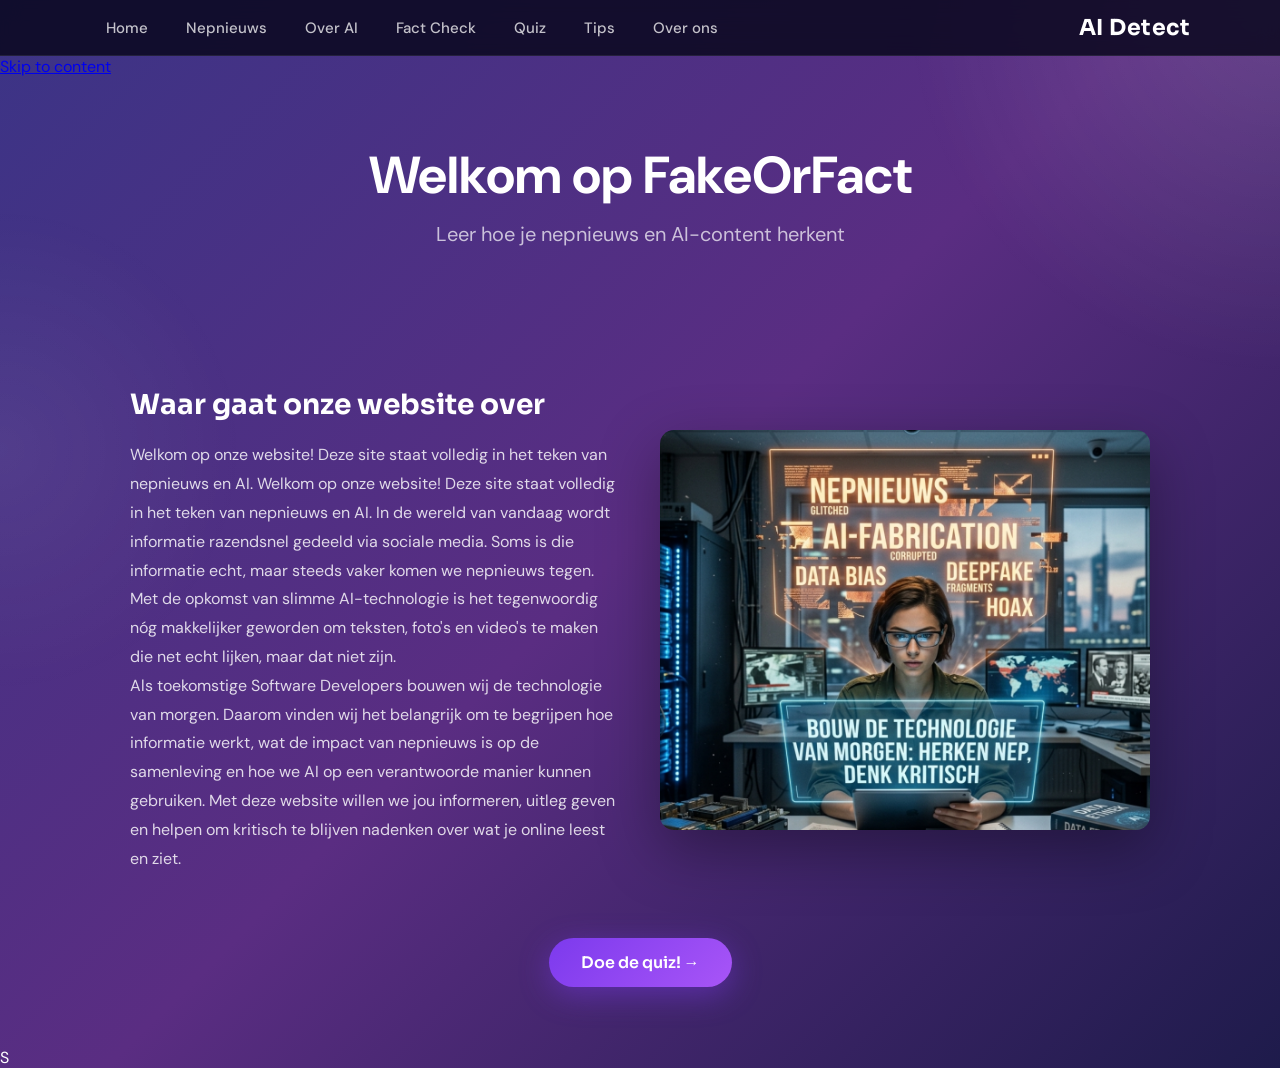
<file: index.html>
<!DOCTYPE html>
<html lang="en">
<head>
    <meta charset="UTF-8">
    <meta name="viewport" content="width=device-width, initial-scale=1.0">
    <title>Welkom op FakeOrFact</title>
    <meta name="description" content="Leer hoe je nepnieuws en AI-content herkent — tips, quizzes en uitleg van AI Detect.">
    <meta name="theme-color" content="#1e1b4b">
    <link rel="icon" href="favicon.ico">
    <link rel="preconnect" href="https://fonts.googleapis.com">
    <link rel="preconnect" href="https://fonts.gstatic.com" crossorigin>
    <link href="https://fonts.googleapis.com/css2?family=DM+Sans:wght@400;700&family=Sora:wght@400;600;700&display=swap" rel="stylesheet">
    <link rel="stylesheet" href="style.css">
</head>
<body class="ai-body">
     <header class="header">
    <nav class="navbar">
        <ul class="nav-links">
            <li><a href="index.html">Home</a></li>
            <li><a href="Nepnieuws.html">Nepnieuws</a></li>
            <li><a href="over-ai.html">Over AI</a></li>
            <li><a href="fact-check.html">Fact Check</a></li>
            <li><a href="quiz.html">Quiz</a></li>
            <li><a href="tips.html">Tips</a></li>
            <li><a href="over-ons.html">Over ons</a></li>
        </ul>
         <div class="logo">AI Detect</div>
    </nav>
</header>

    <script>
        fetch("header.html")
        .then(response => response.text())
        .then(data => {
            document.getElementById("header").innerHTML = data;
        });
    </script>

    <a class="skip-link" href="#main">Skip to content</a>

    <main id="main">
        <section class="hero">
            <h1>Welkom op FakeOrFact</h1>
            <p>Leer hoe je nepnieuws en AI-content herkent</p>
        </section>

        <div class="content-wrapper">
            <div class="text-section">
                <h3>Waar gaat onze website over</h3>
                <p class="ovelig">Welkom op onze website! Deze site staat volledig in het teken van nepnieuws en AI.

Welkom op onze website! Deze site staat volledig in het teken van nepnieuws en AI. In de wereld van vandaag wordt informatie razendsnel gedeeld via sociale media. Soms is die informatie echt, maar steeds vaker komen we nepnieuws tegen. Met de opkomst van slimme AI-technologie is het tegenwoordig nóg makkelijker geworden om teksten, foto's en video's te maken die net echt lijken, maar dat niet zijn. <br>


Als toekomstige Software Developers bouwen wij de technologie van morgen. Daarom vinden wij het belangrijk om te begrijpen hoe informatie werkt, wat de impact van nepnieuws is op de samenleving en hoe we AI op een verantwoorde manier kunnen gebruiken. Met deze website willen we jou informeren, uitleg geven en helpen om kritisch te blijven nadenken over wat je online leest en ziet.</p>
            </div>
            <div class="image-container">
                <img class="image-home" src="home-page2.png" alt="Home Image">
            </div>
        </div>
        <div class="button-wrapper">
            <a href="quiz.html" class="quiz-button">Doe de quiz! →</a>
        </div>
    </main>S

</body>
</html>
</file>
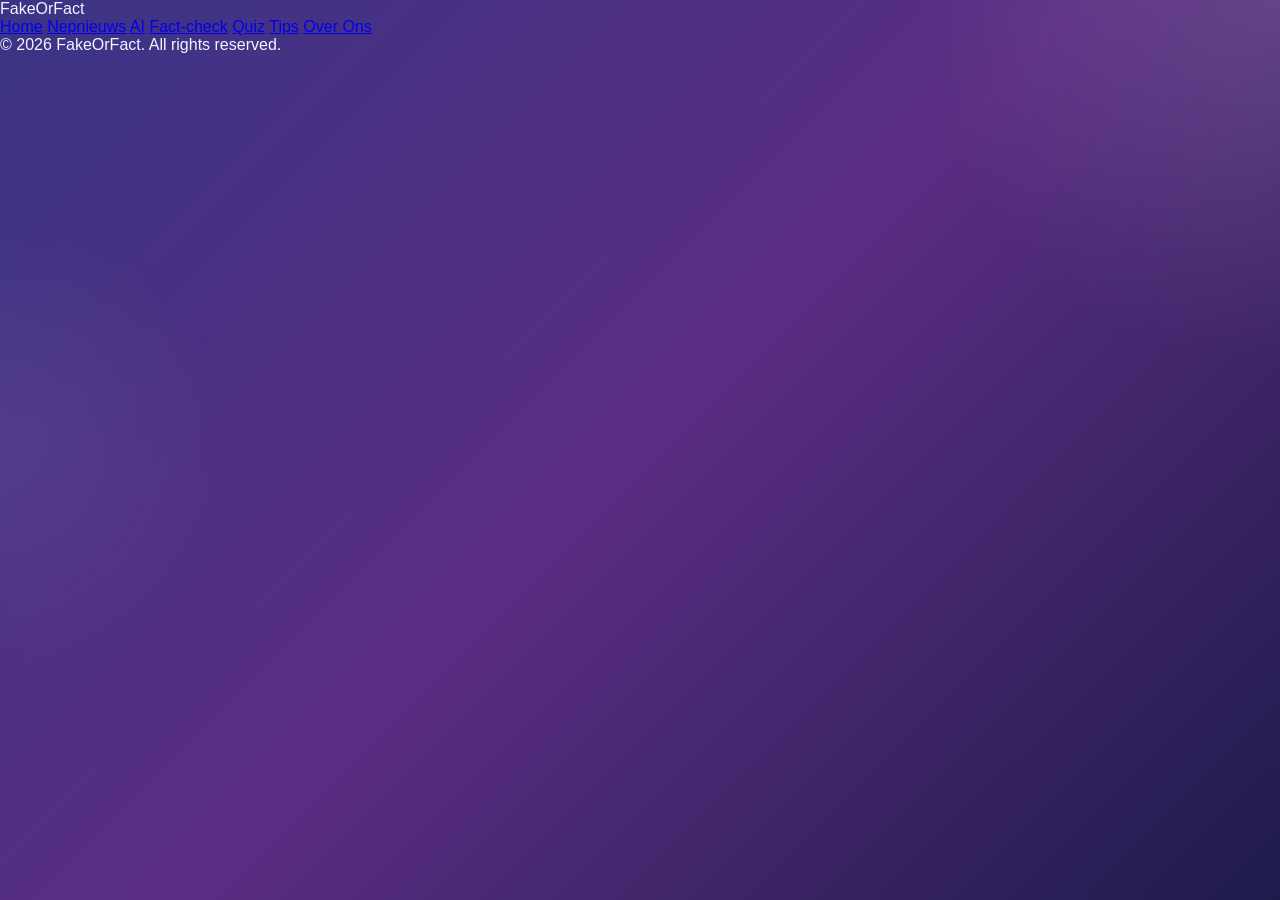
<file: footer.html>
<!DOCTYPE html>
<html lang="en">
<head>
    <meta charset="UTF-8">
    <meta name="viewport" content="width=device-width, initial-scale=1.0">
    <title>Document</title>
    <link rel="stylesheet" href="style.css">
</head>
<body>
    <footer class="footer">
    <div class="footer-content">
        <div class="footer-logo">FakeOrFact</div>
        <div class="footer-links">
            <a href="index.html">Home</a>
            <a href="Nepnieuws.html">Nepnieuws</a>
            <a href="ai.html">AI</a>
            <a href="fact-check.html">Fact-check</a>
            <a href="quiz.html">Quiz</a>
            <a href="tips.html">Tips</a>
            <a href="over-ons.html">Over Ons</a>
        </div>
        <div class="footer-copy">© 2026 FakeOrFact. All rights reserved.</div>
    </div>
</footer>

</body>
</html>
</file>
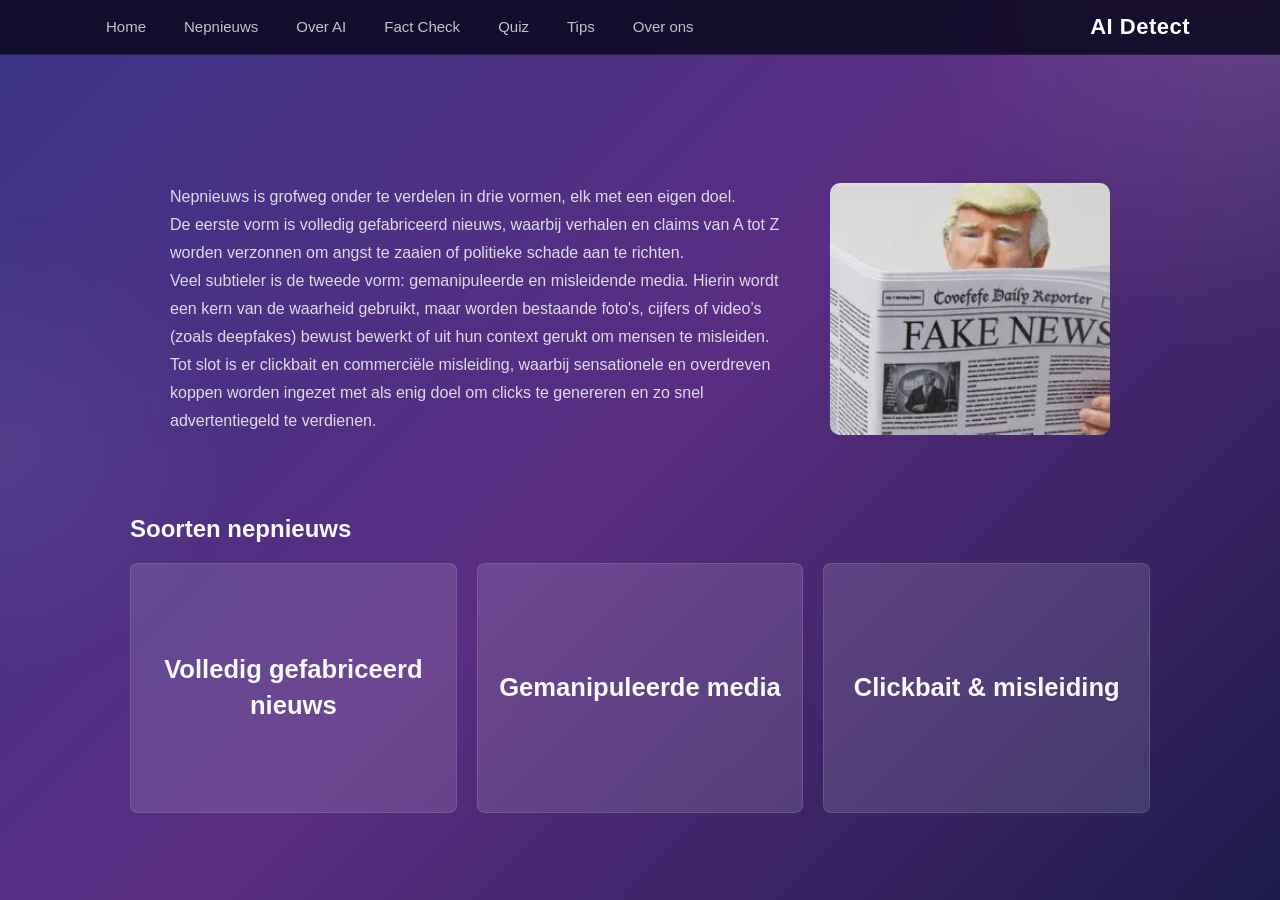
<file: Nepnieuws.html>
<!DOCTYPE html>
<html lang="NL">
<head>
    <meta charset="UTF-8">
    <meta name="viewport" content="width=device-width, initial-scale=1.0">
    <link rel="stylesheet" href="style.css">
    <title>Nepnieuws</title>
</head>
<body class="ai-body">
    <header class="header">
        <nav class="navbar">
            <ul class="nav-links">
                <li><a href="index.html">Home</a></li>
                <li><a href="Nepnieuws.html">Nepnieuws</a></li>
                <li><a href="over-ai.html">Over AI</a></li>
                <li><a href="fact-check.html">Fact Check</a></li>
                <li><a href="quiz.html">Quiz</a></li>
                <li><a href="tips.html">Tips</a></li>
                <li><a href="over-ons.html">Over ons</a></li>
            </ul>
            <div class="logo">AI Detect</div>
        </nav>
    </header>

    <main class="nepnieuws">
        <section class="hero-section">
            <div class="hero-text">
                
                <p>Nepnieuws is grofweg onder te verdelen in drie vormen, elk met een eigen doel.</p>
                <p>De eerste vorm is volledig gefabriceerd nieuws, waarbij verhalen en claims van A tot Z worden verzonnen om angst te zaaien of politieke schade aan te richten.</p>
                <p>Veel subtieler is de tweede vorm: gemanipuleerde en misleidende media. Hierin wordt een kern van de waarheid gebruikt, maar worden bestaande foto's, cijfers of video’s (zoals deepfakes) bewust bewerkt of uit hun context gerukt om mensen te misleiden.</p>
                <p>Tot slot is er clickbait en commerciële misleiding, waarbij sensationele en overdreven koppen worden ingezet met als enig doel om clicks te genereren en zo snel advertentiegeld te verdienen.</p>
            </div>
            <div class="hero-image">
                <img src="nepnieuws image.webp" alt="Voorbeeld van nepnieuws foto">
            </div>
        </section>

        <h2>Soorten nepnieuws</h2>

        <div class="flashcard-container">
            <div class="flashcard">
                <div class="flashcard-inner">
                    <div class="flashcard-front">
                        <h3>Volledig gefabriceerd nieuws</h3>
                    </div>
                    <div class="flashcard-back">
                        <p><strong>Wat?</strong> Van A tot Z verzonnen verhalen zonder kern van waarheid.</p>
                        <p><strong>Doel?</strong> Angst/woede opwekken of politieke schade aanrichten.</p>
                        <p><strong>Voorbeeld?</strong> Een nepbericht dat een BN'er is overleden.</p>
                    </div>
                </div>
            </div>

            <div class="flashcard">
                <div class="flashcard-inner">
                    <div class="flashcard-front">
                        <h3>Gemanipuleerde media</h3>
                    </div>
                    <div class="flashcard-back">
                        <p><strong>Wat?</strong> Bestaande beelden of cijfers bewust bewerken of verdraaien.</p>
                        <p><strong>Doel?</strong> Mensen subtiel misleiden met een kern van waarheid.</p>
                        <p><strong>Voorbeeld?</strong> Oude foto's gebruiken voor een nieuw protest, of deepfakes.</p>
                    </div>
                </div>
            </div>

            <div class="flashcard">
                <div class="flashcard-inner">
                    <div class="flashcard-front">
                        <h3>Clickbait & misleiding</h3>
                    </div>
                    <div class="flashcard-back">
                        <p><strong>Wat?</strong> Sensationele of overdreven koppen die de lading niet dekken.</p>
                        <p><strong>Doel?</strong> Advertentiegeld verdienen door clicks te verzamelen.</p>
                        <p><strong>Voorbeeld?</strong> "Je raadt NOOIT wie er gisteravond is opgepakt!"</p>
                    </div>
                </div>
            </div>
        </div>
    </main>
</body>
</html>
</file>
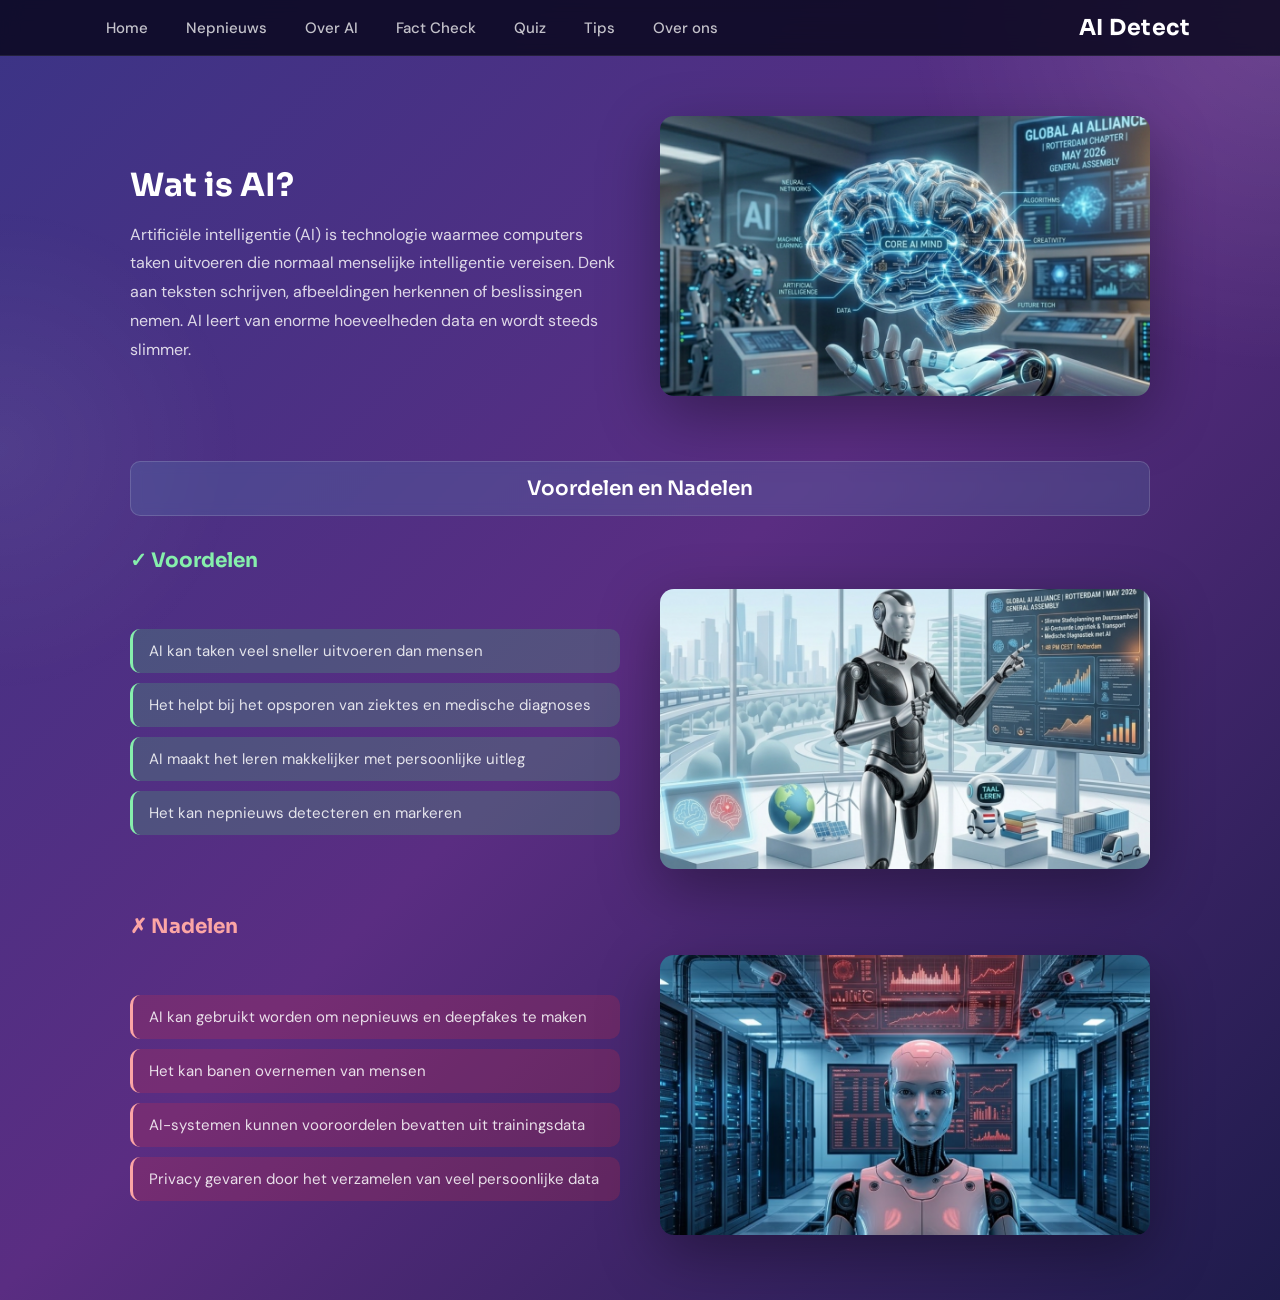
<file: over-ai.html>
<!DOCTYPE html>
<html lang="nl">
<head>
    <meta charset="UTF-8">
    <meta name="viewport" content="width=device-width, initial-scale=1.0">
    <title>Over AI - AI Detect</title>
    <link rel="stylesheet" href="style.css">
    <link href="https://fonts.googleapis.com/css2?family=DM+Sans:wght@400;700&family=Sora:wght@400;600;700&display=swap" rel="stylesheet">
</head>
<body class="ai-body">
    <header class="header">
        <nav class="navbar">
            <ul class="nav-links">
                <li><a href="index.html">Home</a></li>
                <li><a href="Nepnieuws.html">Nepnieuws</a></li>
                <li><a href="over-ai.html">Over AI</a></li>
                <li><a href="fact-check.html">Fact Check</a></li>
                <li><a href="quiz.html">Quiz</a></li>
                <li><a href="tips.html">Tips</a></li>
                <li><a href="over-ons.html">Over ons</a></li>
            </ul>
            <div class="logo">AI Detect</div>
        </nav>
    </header>

    <!-- SECTIE 1: Wat is AI? -->
    <section class="ai-section">
        <div class="ai-intro">
            <div class="ai-text">
                <h2>Wat is AI?</h2>
                <p>Artificiële intelligentie (AI) is technologie waarmee computers taken uitvoeren die normaal menselijke intelligentie vereisen. Denk aan teksten schrijven, afbeeldingen herkennen of beslissingen nemen. AI leert van enorme hoeveelheden data en wordt steeds slimmer.</p>
            </div>
            <div class="ai-img-box">
                <img src="OVER-AI.png" alt="Wat is AI" onerror="this.style.display='none'; this.parentElement.classList.add('img-placeholder')">
            </div>
        </div>
    </section>

    <!-- SECTIE 2: Voordelen en Nadelen -->
    <section class="ai-voordelen-sectie">
        <div class="sectie-label">
            <h3>Voordelen en Nadelen</h3>
        </div>

        <!-- Voordelen -->
        <div class="ai-blok">
            <h4 class="blok-titel voordeel-kleur">✓ Voordelen</h4>
            <div class="ai-intro">
                <div class="ai-text">
                    <ul class="ai-lijst voordeel">
                        <li>AI kan taken veel sneller uitvoeren dan mensen</li>
                        <li>Het helpt bij het opsporen van ziektes en medische diagnoses</li>
                        <li>AI maakt het leren makkelijker met persoonlijke uitleg</li>
                        <li>Het kan nepnieuws detecteren en markeren</li>
                    </ul>
                </div>
                <div class="ai-img-box">
                    <img src="AI-VOORDELEN.png" alt="Voordelen van AI" onerror="this.style.display='none'; this.parentElement.classList.add('img-placeholder')">
                </div>
            </div>
        </div>
        

        <!-- Nadelen -->
        <div class="ai-blok">
            <h4 class="blok-titel nadeel-kleur">✗ Nadelen</h4>
            <div class="ai-intro">
                <div class="ai-text">
                    <ul class="ai-lijst nadeel">
                        <li>AI kan gebruikt worden om nepnieuws en deepfakes te maken</li>
                        <li>Het kan banen overnemen van mensen</li>
                        <li>AI-systemen kunnen vooroordelen bevatten uit trainingsdata</li>
                        <li>Privacy gevaren door het verzamelen van veel persoonlijke data</li>
                    </ul>
                </div>
                <div class="ai-img-box">
                    <img src="AI-NADELEN.png" alt="Nadelen van AI" onerror="this.style.display='none'; this.parentElement.classList.add('img-placeholder')">
                </div>
            </div>
        </div>

    </section>


</body>
</html>
</file>
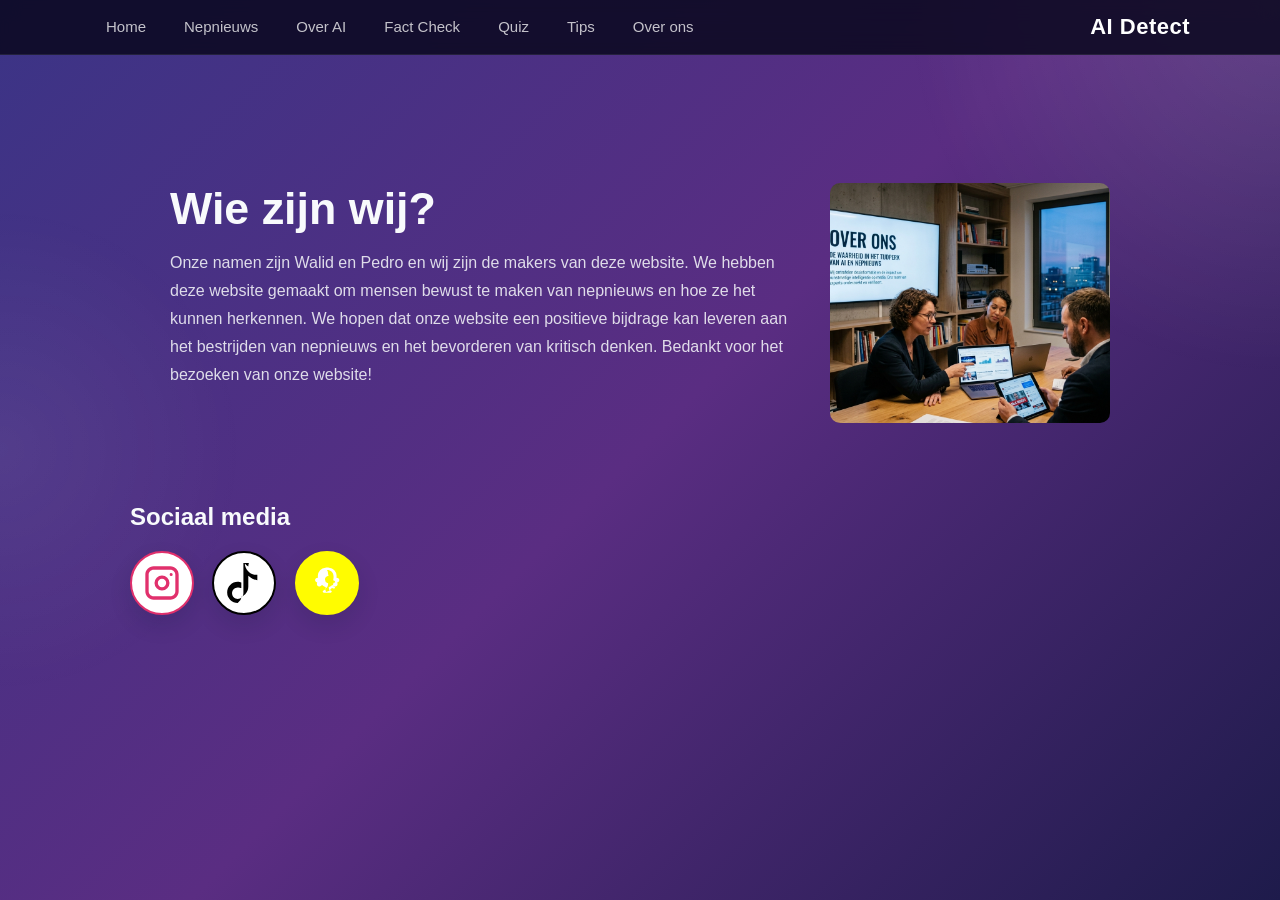
<file: over-ons.html>
<!DOCTYPE html>
<html lang="en">
<head>
    <meta charset="UTF-8">
    <meta name="viewport" content="width=device-width, initial-scale=1.0">
    <title>Document</title>
    <link rel="stylesheet" href="style.css">
</head>
<body class="ai-body">
   <header class="header">
    <nav class="navbar">
        <ul class="nav-links">
            <li><a href="index.html">Home</a></li>
            <li><a href="Nepnieuws.html">Nepnieuws</a></li>
            <li><a href="over-ai.html">Over AI</a></li>
            <li><a href="fact-check.html">Fact Check</a></li>
            <li><a href="quiz.html">Quiz</a></li>
            <li><a href="tips.html">Tips</a></li>
            <li><a href="over-ons.html">Over ons</a></li>
        </ul>
         <div class="logo">AI Detect</div>
    </nav>
</header>
<main class="page-content">
<section class="hero-section">
    <div class="hero-text">
        <h1>Wie zijn wij?</h1>
        <p>Onze namen zijn Walid en Pedro en wij zijn de makers van deze website. We hebben deze website gemaakt om mensen bewust te maken van nepnieuws en hoe ze het kunnen herkennen. We hopen dat onze website een positieve bijdrage kan leveren aan het bestrijden van nepnieuws en het bevorderen van kritisch denken. Bedankt voor het bezoeken van onze website!</p>
    </div>
    <div class="hero-image">
        <img src="Gemini_Generated_Image_yn6gdxyn6gdxyn6g.png" alt="Gemini foto van ons team">
    </div>
</section>

<h2>Sociaal media</h2>
  <div class="social-links">
    <a href="https://www.instagram.com/" target="_blank" rel="noopener noreferrer" aria-label="Bezoek onze Instagram">
        <span class="social-icon instagram">
            <svg xmlns="http://www.w3.org/2000/svg" viewBox="0 0 24 24" fill="currentColor" aria-hidden="true">
                <path d="M7 2C4.243 2 2 4.243 2 7v10c0 2.757 2.243 5 5 5h10c2.757 0 5-2.243 5-5V7c0-2.757-2.243-5-5-5H7zm10 2c1.654 0 3 1.346 3 3v10c0 1.654-1.346 3-3 3H7c-1.654 0-3-1.346-3-3V7c0-1.654 1.346-3 3-3h10z"/>
                <path d="M12 7.5a4.5 4.5 0 100 9 4.5 4.5 0 000-9zm0 2a2.5 2.5 0 110 5 2.5 2.5 0 010-5zM17.5 6a.9.9 0 11-.001 1.8A.9.9 0 0117.5 6z"/>
            </svg>
        </span>
    </a>

    <a href="https://www.tiktok.com/" target="_blank" rel="noopener noreferrer" aria-label="Bezoek onze TikTok">
        <span class="social-icon tiktok">
            <svg xmlns="http://www.w3.org/2000/svg" viewBox="0 0 24 24" fill="currentColor" aria-hidden="true">
                <path d="M12.525.229a6.837 6.837 0 0 0 .14 1.365 6.7 6.7 0 0 0 .89 2.115 7.152 7.152 0 0 0 1.54 1.815 6.438 6.438 0 0 0 2.11 1.155A7.324 7.324 0 0 0 20 7v3.286a9.92 9.92 0 0 1-2.935-.871 10.63 10.63 0 0 1-2.485-1.745v6.52a6.476 6.476 0 0 1-.49 2.49 6.81 6.81 0 0 1-1.35 2.05 7.135 7.135 0 0 1-2.035 1.4A6.176 6.176 0 0 1 8.23 24a6.222 6.222 0 0 1-2.435-.49 6.827 6.827 0 0 1-2.035-1.365 7.195 7.195 0 0 1-1.385-2.04A6.29 6.29 0 0 1 1.9 17.65a6.402 6.402 0 0 1 .475-2.465 6.792 6.792 0 0 1 1.35-2.06 7.11 7.11 0 0 1 2.05-1.39A6.25 6.25 0 0 1 8.24 11.23c.365 0 .73.04 1.095.12a5.455 5.455 0 0 1 1.05.355v3.355a3.67 3.67 0 0 0-.965-.245A3.411 3.411 0 0 0 8.24 14.7a3.467 3.467 0 0 0-1.35.265 3.528 3.528 0 0 0-1.09.73 3.41 3.41 0 0 0-.71 1.09A3.333 3.333 0 0 0 4.83 18.1a3.4 3.4 0 0 0 .265 1.345 3.5 3.5 0 0 0 .71 1.095 3.6 3.6 0 0 0 1.095.73 3.361 3.361 0 0 0 2.67 0 3.614 3.614 0 0 0 1.1-.73 3.467 3.467 0 0 0 .715-1.095A3.333 3.333 0 0 0 11.64 18.1V0h3.285a7.35 7.35 0 0 0-.25 1.065 6.364 6.364 0 0 0-.07 1.07A7.771 7.771 0 0 1 12.525.229z"/>
            </svg>
        </span>
    </a>

   <a href="https://www.snapchat.com/" target="_blank" rel="noopener noreferrer" aria-label="Bezoek onze Snapchat">
    <span class="social-icon snapchat">
        <svg xmlns="http://www.w3.org/2000/svg" viewBox="0 0 24 24" fill="currentColor" aria-hidden="true">
            <path d="M12 2.75c-.32 0-.64.01-.96.03A5.04 5.04 0 0 0 6.5 7.72c0 .35.03.73.1 1.1-.5-.06-1.01.12-1.35.49a1.4 1.4 0 0 0-.37 1.25c.1.48.45.86.9 1 .1.03.22.06.33.08a3.74 3.74 0 0 0-.18.96 1.41 1.41 0 0 0 .39 1.05c.3.31.74.45 1.17.38.3-.05.65-.2 1-.44.2-.13.38-.25.56-.36a5.53 5.53 0 0 0 2.23 1.33l-.12.43c-.15.5-.38 1.25-1.25 1.5a.68.68 0 0 0-.48.65c0 .37.3.67.66.67h4.08c.36 0 .66-.3.66-.67a.68.68 0 0 0-.48-.65c-.87-.25-1.1-.1-1.25-1.5l-.12-.43a5.53 5.53 0 0 0 2.23-1.33c.18.11.36.23.56.36.35.24.7.39 1 .44.43.07.87-.07 1.17-.38a1.41 1.41 0 0 0 .39-1.05 3.74 3.74 0 0 0-.18-.96c.11-.02.23-.05.33-.08.45-.14.8-.52.9-1a1.4 1.4 0 0 0-.37-1.25c-.34-.37-.85-.55-1.35-.49.07-.37.1-.75.1-1.1a5.04 5.04 0 0 0-4.54-4.94c-.32-.02-.64-.03-.96-.03zm0 1.5c2.3 0 3.96 1.54 3.96 3.97 0 .5-.06 1-.16 1.5l-.14.67.64.24c.26.1.44.25.52.44.09.2.04.45-.15.65a.6.6 0 0 1-.39.19l-.3-.02-.13.27c-.12.26-.2.57-.22.92l-.04.62.53.33c.18.12.35.21.5.27a.59.59 0 0 1 .15.52.61.61 0 0 1-.41.44c-.23.08-.5.06-.82-.07l-.65-.26-.37.58a4.13 4.13 0 0 1-3.13 1.87c-.07-.44-.22-.96-.45-1.46l-.2-.44.45-.23c1.08-.54 1.46-1.55 1.47-2.6l.01-.48-.44-.19a2.27 2.27 0 0 1-1.44-2.12c0-.98.7-1.83 1.68-2.03l.54-.11-.2-.51a4.2 4.2 0 0 1-.22-1.35c0-1.28-.84-2.22-2.14-2.22z"/>
        </svg>
        </span>
    </a>
</div>
    <script>
        fetch("header.html")
        .then(response => response.text())
        .then(data => {
            document.getElementById("header").innerHTML = data;
        });
    </script>
</body>
</html>
</file>
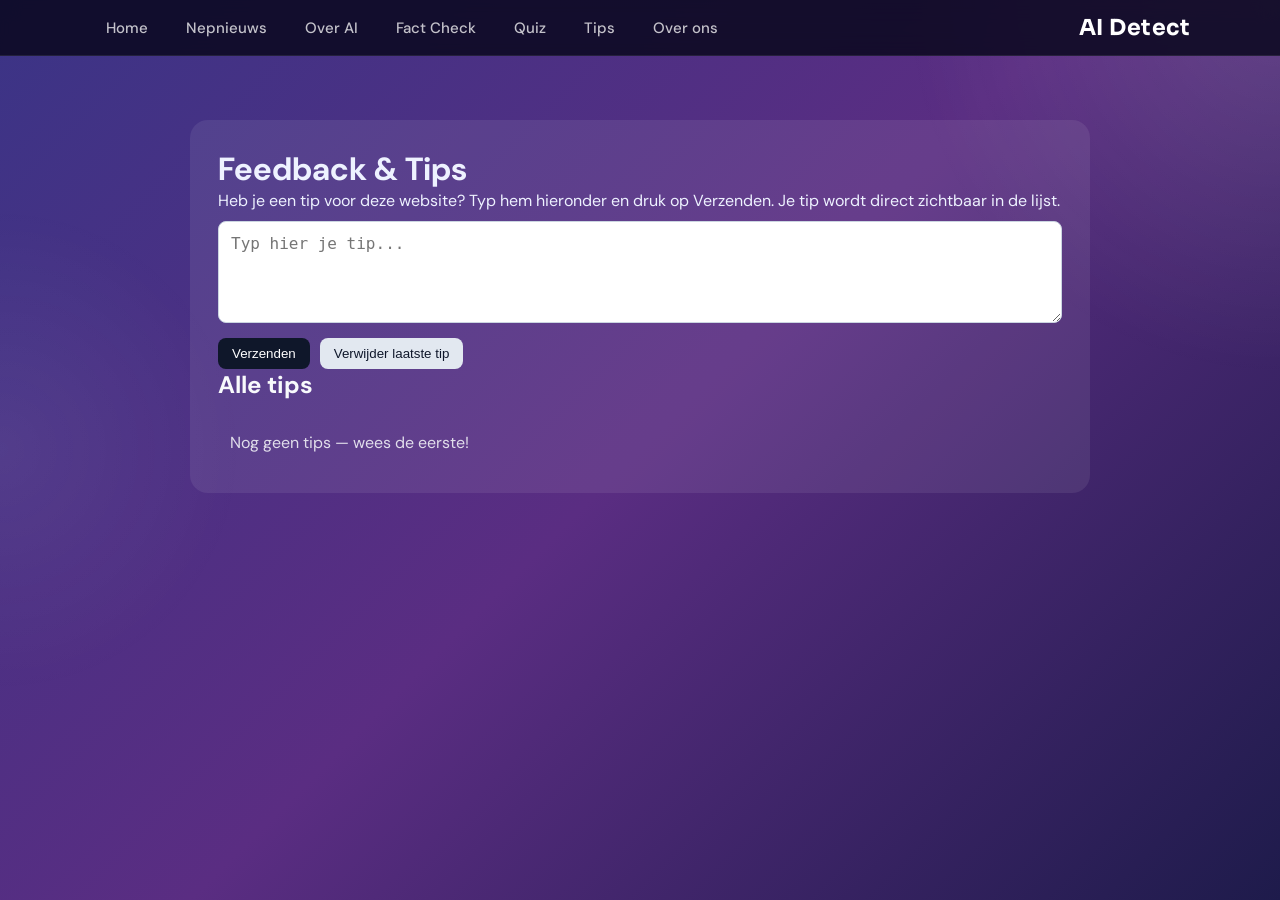
<file: tips.html>
<!DOCTYPE html>
<html lang="en">
<head>
    <meta charset="UTF-8">
    <meta name="viewport" content="width=device-width, initial-scale=1.0">
    <title>Tips - AI Detect</title>
    <link rel="stylesheet" href="style.css">
    <link href="https://fonts.googleapis.com/css2?family=DM+Sans:wght@400;700&family=Sora:wght@400;600;700&display=swap" rel="stylesheet">
</head>
<body class="ai-body">
    <header class="header">
    <nav class="navbar">
        <ul class="nav-links">
            <li><a href="index.html">Home</a></li>
            <li><a href="Nepnieuws.html">Nepnieuws</a></li>
            <li><a href="over-ai.html">Over AI</a></li>
            <li><a href="fact-check.html">Fact Check</a></li>
            <li><a href="quiz.html">Quiz</a></li>
            <li><a href="tips.html">Tips</a></li>
            <li><a href="over-ons.html">Over ons</a></li>
        </ul>
         <div class="logo">AI Detect</div>
    </nav>
</header>

    <main class="tips-page">
        <div class="tips-wrapper">
            <h1>Feedback & Tips</h1>
            <p>Heb je een tip voor deze website? Typ hem hieronder en druk op Verzenden. Je tip wordt direct zichtbaar in de lijst.</p>

            <form id="tipForm" class="tip-form">
                <textarea id="tipInput" placeholder="Typ hier je tip..." rows="4"></textarea>
                <div class="form-actions">
                    <button type="submit" class="btn">Verzenden</button>
                    <button type="button" id="removeLast" class="btn secondary">Verwijder laatste tip</button>
                </div>
            </form>

            <section>
                <h2>Alle tips</h2>
                <div id="tipsList" class="tips-list" aria-live="polite"></div>
            </section>
        </div>
    </main>

    <script>
        // Tips - LocalStorage based
        const form = document.getElementById('tipForm');
        const input = document.getElementById('tipInput');
        const tipsList = document.getElementById('tipsList');

        function loadTips(){
            const raw = localStorage.getItem('siteTips');
            return raw ? JSON.parse(raw) : [];
        }

        function saveTips(tips){
            localStorage.setItem('siteTips', JSON.stringify(tips));
        }

        function renderTips(){
            const tips = loadTips();
            tipsList.innerHTML = '';
            if(tips.length === 0){
                tipsList.innerHTML = '<div class="empty">Nog geen tips — wees de eerste!</div>';
                return;
            }
            tips.slice().reverse().forEach(t => {
                const el = document.createElement('div');
                el.className = 'tip-item';
                const time = new Date(t.ts).toLocaleString();
                el.innerHTML = `<div class="tip-text">${escapeHtml(t.text)}</div><div class="tip-meta">${time}</div>`;
                tipsList.appendChild(el);
            });
        }

        function escapeHtml(s){
            return s.replace(/[&<>\"']/g, function(c){
                return {'&':'&amp;','<':'&lt;','>':'&gt;','"':'&quot;',"'":'&#39;' }[c];
            });
        }

        form.addEventListener('submit', function(e){
            e.preventDefault();
            const val = input.value.trim();
            if(!val) return;
            const tips = loadTips();
            tips.push({text: val, ts: Date.now()});
            saveTips(tips);
            input.value = '';
            renderTips();
            input.focus();
        });

        // Handler to remove the last tip
        document.getElementById('removeLast').addEventListener('click', function(){
            const tips = loadTips();
            if(!tips || tips.length === 0){
                alert('Er zijn geen tips om te verwijderen.');
                return;
            }
            if(!confirm('Weet je zeker dat je de laatste tip wilt verwijderen?')) return;
            tips.pop();
            saveTips(tips);
            renderTips();
        });

        // render on load
        renderTips();
    </script>
</body>
</html>
</file>
<file: style.css>
*{
    margin: 0;
    padding: 0;
    box-sizing: border-box;
}
html {
    scroll-behavior: smooth;
}
body {
    font-family: 'DM Sans', 'Segoe UI', sans-serif;
    min-height: 100vh;
    color: #eff6ff;
    background: linear-gradient(135deg, #3b3486 0%, #5a2d82 50%, #1e1b4b 100%);
}
body::before {
    content: "";
    position: fixed;
    inset: 0;
    background: radial-gradient(circle at top right, rgba(255,255,255,0.12), transparent 24%),
                radial-gradient(circle at left center, rgba(255,255,255,0.06), transparent 18%);
    pointer-events: none;
    z-index: -1;
}
.header {
    background: rgba(10, 8, 30, 0.85);
    backdrop-filter: blur(10px);
    -webkit-backdrop-filter: blur(10px);
    padding: 14px 40px;
    position: sticky;
    top: 0;
    z-index: 1000;
    border-bottom: 1px solid rgba(255, 255, 255, 0.08);
}

.navbar {
    display: flex;
    justify-content: space-between;
    align-items: center;
    max-width: 1100px;
    margin: 0 auto;
}

.logo {
    font-family: 'Sora', sans-serif;
    color: white;
    font-size: 22px;
    font-weight: 700;
    letter-spacing: 0.5px;
}

.nav-links {
    display: flex;
    list-style: none;
    gap: 6px;
}

.nav-links a {
    text-decoration: none;
    color: rgba(255, 255, 255, 0.75);
    font-size: 15px;
    font-weight: 500;
    padding: 7px 16px;
    border-radius: 8px;
    transition: background 0.2s, color 0.2s;
}

.nav-links a:hover {
    background: rgba(255, 255, 255, 0.12);
    color: white;
}

.nepnieuws{
    padding: 40px;
    background: rgba(255,255,255,0.06);
    min-height: calc(100vh - 140px);
    color: #eef2ff;
}

h2{
    color: #f8fafc;
    margin-bottom: 20px;
}

.hero-section {
    display: flex;
    flex-wrap: wrap;
    gap: 30px;
    align-items: stretch;
    margin: 10px 0 40px;
}

.page-content {
    margin: 0;
}

.hero-text {
    flex: 1 1 55%;
    min-width: 280px;
}

.hero-image {
    flex: 1 1 40%;
    min-width: 280px;
    max-width: 45%;
    display: flex;
    align-items: stretch;
}

.hero-image img {
    width: 100%;
    height: 100%;
    object-fit: cover;
    border-radius: 10px;
    display: block;
}

.hero-text h1 {
    font-size: 2.8rem;
    margin-bottom: 15px;
    color: #f8fafc;
}

.hero-text p {
    line-height: 1.75;
    color: rgba(248,250,252,0.86);
}

.hero-image {
    flex: 1;
    min-height: 240px;
}

.hero-image img {
    width: 100%;
    height: 100%;
    object-fit: cover;
    border-radius: 10px;
    display: block;
}

/* De container die de kaarten netjes naast elkaar zet */
.flashcard-container {
    display: flex;
    gap: 20px;
    justify-content: space-between;
    margin-top: 20px;
}

/* De basis van de flitskaart */
.flashcard {
    flex: 1;
    height: 250px; /* Je kunt de hoogte zelf aanpassen */
    perspective: 1000px; /* Nodig voor het 3D-effect bij het draaien */
}

/* De behuizing die daadwerkelijk gaat draaien */
.flashcard-inner {
    position: relative;
    width: 100%;
    height: 100%;
    text-align: center;
    transition: transform 0.6s;
    transform-style: preserve-3d;
}

/* Zodra je met de muis op de kaart staat, draait hij 180 graden */
.flashcard:hover .flashcard-inner {
    transform: rotateY(180deg);
}

/* Algemene styling voor de voor- en achterkant */
.flashcard-front, .flashcard-back {
    position: absolute;
    width: 100%;
    height: 100%;
    -webkit-backface-visibility: hidden; /* Verbergt de achterkant tijdens het draaien */
    backface-visibility: hidden;
    border-radius: 8px;
    padding: 20px;
    box-sizing: border-box;
    display: flex;
    flex-direction: column;
    justify-content: center; /* Zorgt dat tekst netjes in het midden staat */
}

/* De Voorkant (Lijkt op je grijze wireframe blokken) */
.flashcard-front {
    background-color: rgba(255,255,255,0.12);
    color: #eef2ff;
    border: 1px solid rgba(255,255,255,0.12);
}

.flashcard-front h3 {
    font-size: 1.6rem; /* Grotere woorden op de voorkant van de flitskaart */
    margin: 0;
    color: #f8fafc;
}

.flashcard-front, .flashcard-back {
    font-size: 1.05rem; /* Grotere basis-tekst op de flitskaarten */
    line-height: 1.4;
}

.flashcard-back p {
    font-size: 1.05rem;
}

/* De Achterkant (De onthulling!) */
.flashcard-back {
    background-color: rgba(15,23,42,0.88); /* Donkere achterkant voor contrast */
    color: #f8fafc;
    transform: rotateY(180deg); /* Staat standaard omgedraaid */
    text-align: left; /* Zorgt dat de uitleg makkelijk leest */
    font-size: 0.95rem;
    border: 1px solid rgba(255,255,255,0.1);
}

/* Zorgt dat de kaarten op mobiel onder elkaar staan */
@media (max-width: 768px) {
    .flashcard-container {
        flex-direction: column;
    }
    .flashcard {
        height: auto;
        min-height: 250px;
    }
    .flashcard-front h3 {
        font-size: 1.2rem; /* Iets kleinere titel op mobiel */
    }
    .flashcard-front, .flashcard-back {
        font-size: 1rem;
    }
}

/* Tips page styles */
.tips-page{
    padding: 40px;
    min-height: calc(100vh - 140px);
    background: rgba(255,255,255,0.06);
    color: #eef2ff;
}
.tips-wrapper{
    max-width: 900px;
    margin: 0 auto;
    background: rgba(255,255,255,0.08);
    padding: 28px;
    border-radius: 18px;
}
.tip-form textarea{
    width: 100%;
    padding: 12px;
    border: 1px solid #cbd5e1;
    border-radius: 8px;
    resize: vertical;
    font-size: 1rem;
    margin-top: 10px;
}
.form-actions{
    margin-top: 10px;
    display:flex;
    gap:10px;
}
.btn{ 
    background:#0f172a;
    color:white;
    padding:8px 14px;
    border-radius:8px;
    border:none;
    cursor:pointer;
}
.btn.secondary{
    background:#e2e8f0;
    color:#0f172a;
}
.tips-list{ 
    margin-top:16px;
    display:flex;
    flex-direction:column;
    gap:12px;
}
.tip-item{
    background:#f1f5f9;
    padding:12px;
    border-radius:8px;
    border-left:4px solid #0f172a;
}
.tip-text{ 
    color:#0f172a;
}
.tip-meta{
    font-size:0.8rem;
    color:#475569;
    margin-top:6px;
}
.empty{
    color:#475569;
    padding:12px;
}

@media (max-width:600px){
    .hero-section, .tips-wrapper{ padding: 16px; }
    .tips-wrapper{ margin: 10px; }
}

/* Social links styling (Over ons) */
.social-links{
    margin-top: 12px;
}
.social-links a{
    display: inline-flex;
    align-items: center;
    justify-content: center;
    text-decoration: none;
    color: inherit;
    background: transparent;
    padding: 0;
    border-radius: 50%;
    border: none;
    box-shadow: none;
    margin-right: 14px;
}
.social-links a:hover{
    transform: translateY(-2px);
}
.social-icon{
    display: inline-flex;
    width: 64px;
    height: 64px;
    align-items: center;
    justify-content: center;
    border-radius: 50%;
    border: 2px solid transparent;
    background: white;
    box-sizing: border-box;
    padding: 10px;
    box-shadow: 0 10px 22px rgba(15, 23, 42, 0.14);
}

.social-icon img{
    max-width: 60%;
    max-height: 60%;
    display: block;
    object-fit: contain;
}
.social-icon.instagram {
    color: #e1306c;
    border-color: #e1306c;
    background: #fff;
}
.social-icon.tiktok {
    color: #010101;
    border-color: #010101;
    background: #fff;
}
.social-icon.snapchat {
    color: #ffffff;
    border-color: #fffc00;
    background: #fffc00;
}
.social-link-text{
    display: none;
}

/* --- Nieuwe pagina- en AI-stijlen (toegevoegd door gebruiker) --- */
.hero {
    text-align: center;
    padding: 80px 40px 40px;
}

.hero, .ai-section, .hero-section, .page-content, .tips-page, .nepnieuws {
    background: transparent;
    border-radius: 0;
    padding: 40px;
    margin: 24px auto 40px;
}

.ai-section,
.hero,
.hero-section,
.page-content,
.tips-page,
.nepnieuws {
    border: none;
    box-shadow: none;
}

.page-content, .nepnieuws {
    max-width: 1100px;
}

.hero h1,
.hero-text h1,
.ai-text h2,
.blok-titel,
h2,
.tip-item .tip-text,
.tip-meta {
    color: #f8fafc;
}

.hero p,
.hero-text p,
.ovelig,
.ai-text p,
.flashcard-front p,
.flashcard-back p,
.tip-text,
.empty {
    color: rgba(248,250,252,0.85);
}

.home-body {
    background: none;
}

.hero h1 {
    font-size: 52px;
    font-weight: 700;
    color: white;
}

.hero p {
    font-size: 20px;
    color: rgba(255,255,255,0.7);
    margin-top: 12px;
}

.content-wrapper {
    display: flex;
    align-items: center;
    gap: 40px;
    max-width: 1100px;
    margin: 0 auto;
    padding: 60px 40px;
}
.button-wrapper {
    display: flex;
    justify-content: center;
    margin-top: 5px;
    padding-bottom: 60px;
}
.quiz-button {
    display: inline-block;
    padding: 14px 32px;
    background: linear-gradient(135deg, #7c3aed, #a855f7);
    color: white;
    font-family: 'Sora', sans-serif;
    font-size: 16px;
    font-weight: 600;
    text-decoration: none;
    border-radius: 50px;
    box-shadow: 0 8px 30px rgba(124, 58, 237, 0.45);
}
.quiz-button:hover {
    transform: translateY(-4px);
    box-shadow: 0 14px 40px rgba(124, 58, 237, 0.65);
}

@keyframes fadeSlideLeft {
    from { opacity: 0; transform: translateX(-40px);} 
    to { opacity: 1; transform: translateX(0);} 
}
@keyframes fadeSlideRight {
    from { opacity: 0; transform: translateX(40px);} 
    to { opacity: 1; transform: translateX(0);} 
}
@keyframes fadeUp {
    from { opacity: 0; transform: translateY(16px);} 
    to { opacity: 1; transform: translateY(0);} 
}

.ai-body{
    background: linear-gradient(135deg, #3b3486 0%, #5a2d82 50%, #1e1b4b 100%);
    min-height: 100vh;
    color: white;
}
.text-section { flex: 1; animation: fadeSlideLeft 0.8s ease both; }
.text-section h3 { font-family: 'Sora', sans-serif; font-size: 28px; font-weight: 700; color: white; margin-bottom: 18px; line-height: 1.3; }
.ovelig { font-size: 16px; color: rgba(255, 255, 255, 0.82); line-height: 1.8; }

.image-container { flex: 1; }
.image-home { width: 100%; height: 400px; object-fit: cover; border-radius: 14px; box-shadow: 0 20px 60px rgba(0,0,0,0.35); display: block; transition: transform 0.4s ease, box-shadow 0.4s ease; }
.image-home:hover { transform: translateY(-8px) scale(1.01); box-shadow: 0 32px 80px rgba(0,0,0,0.5); }

@media (max-width: 768px) {
    .content-wrapper { flex-direction: column; padding: 40px 20px; }
    .image-home { height: 240px; }
    .header { padding: 14px 20px; }
    .nav-links a { padding: 6px 10px; font-size: 14px; }
}

.ai-section { max-width: 1100px; margin: 0 auto; padding: 60px 40px 20px; }
.ai-intro { display: flex; align-items: center; gap: 40px; }
.ai-text { flex: 1; animation: fadeSlideLeft 0.8s ease both; }
.ai-text h2 { font-family: 'Sora', sans-serif; font-size: 32px; font-weight: 700; color: white; margin-bottom: 16px; margin-top: 12px; }
.ai-text p { font-size: 16px; color: rgba(255,254,254,0.82); line-height: 1.8; }
.ai-img-box { flex: 1; }
.ai-img-box img { width: 100%; height: 280px; object-fit: cover; border-radius: 14px; box-shadow: 0 20px 60px rgba(0,0,0,0.35); transition: transform 0.4s ease, box-shadow 0.4s ease; }
.ai-img-box img:hover { transform: translateY(-6px) scale(1.01); box-shadow: 0 32px 80px rgba(0,0,0,0.5); }
.ai-img-box.img-placeholder { height: 280px; background: rgba(255,255,255,0.08); border-radius: 14px; border: 2px dashed rgba(255,255,255,0.2); display:flex; align-items:center; justify-content:center; color: rgba(255,255,255,0.3); font-size:14px; }
.ai-img-box.img-placeholder::after { content: "📷 Voeg hier je foto toe"; }

.ai-voordelen-sectie { max-width: 1100px; margin: 40px auto 60px; padding: 0 40px; }
.sectie-label { background: rgba(99,247,255,0.1); backdrop-filter: blur(6px); border-radius:10px; padding:14px 24px; margin-bottom:32px; text-align:center; border:1px solid rgba(255,255,255,0.15); }
.sectie-label h3 { font-family: 'Sora', sans-serif; font-size:20px; font-weight:600; color:white; }
.ai-blok { margin-bottom: 40px; }
.blok-titel { font-family: 'Sora', sans-serif; font-size:20px; font-weight:700; margin-bottom:16px; }
.voordeel-kleur { color: #86efac; }
.nadeel-kleur { color: #fca5a5; }
.ai-lijst { list-style:none; padding:0; display:flex; flex-direction:column; gap:10px; }
.ai-lijst li { font-size:15px; color: rgba(255,255,255,0.85); line-height:1.6; padding:10px 16px; border-radius:10px; }
.ai-lijst.voordeel li { background: rgba(72,195,117,0.236); border-left:3px solid #86efac; }
.ai-lijst.nadeel li { background: rgba(255,47,47,0.168); border-left:3px solid #fca5a5; }

@media (max-width: 768px) {
    .ai-intro { flex-direction: column; }
    .ai-section, .ai-voordelen-sectie { padding: 40px 20px; }
    .ai-img-box img, .ai-img-box.img-placeholder { height: 200px; }
}

/* --- einde toevoegingen --- */
</file>
